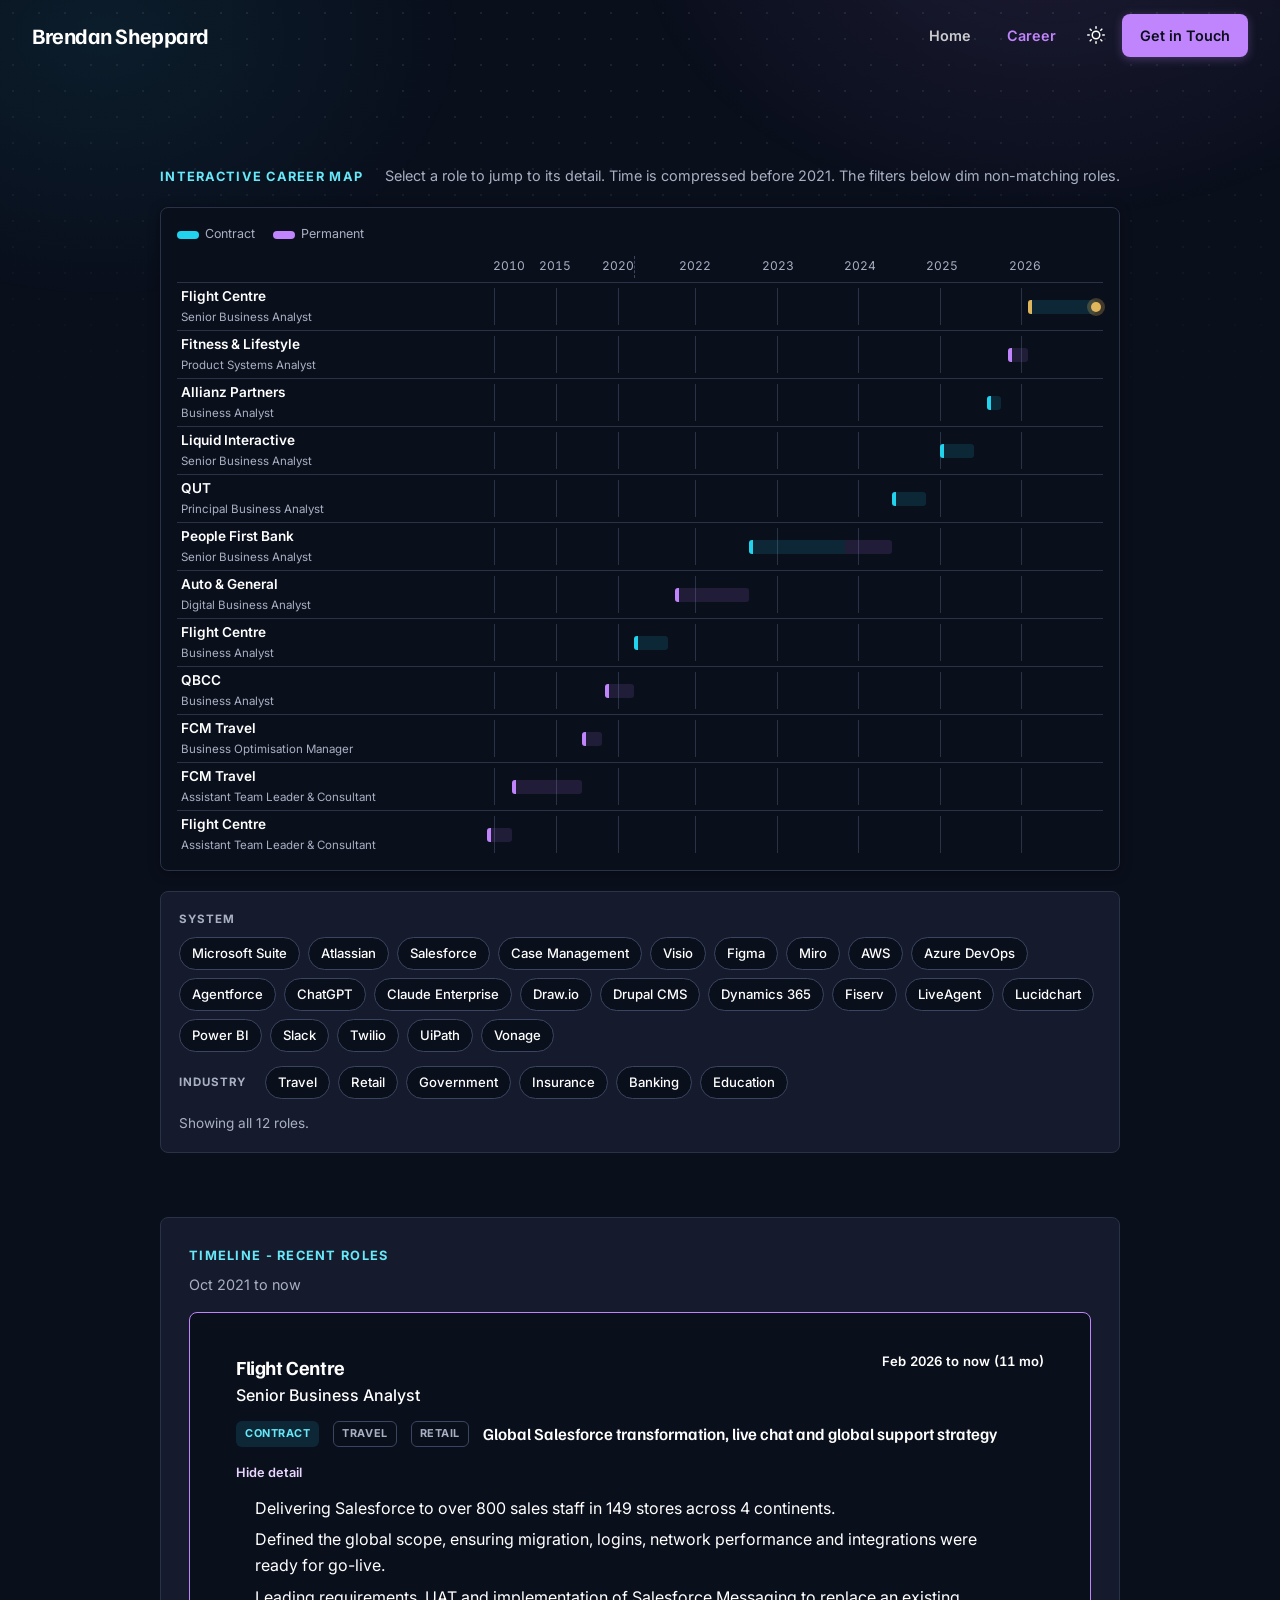
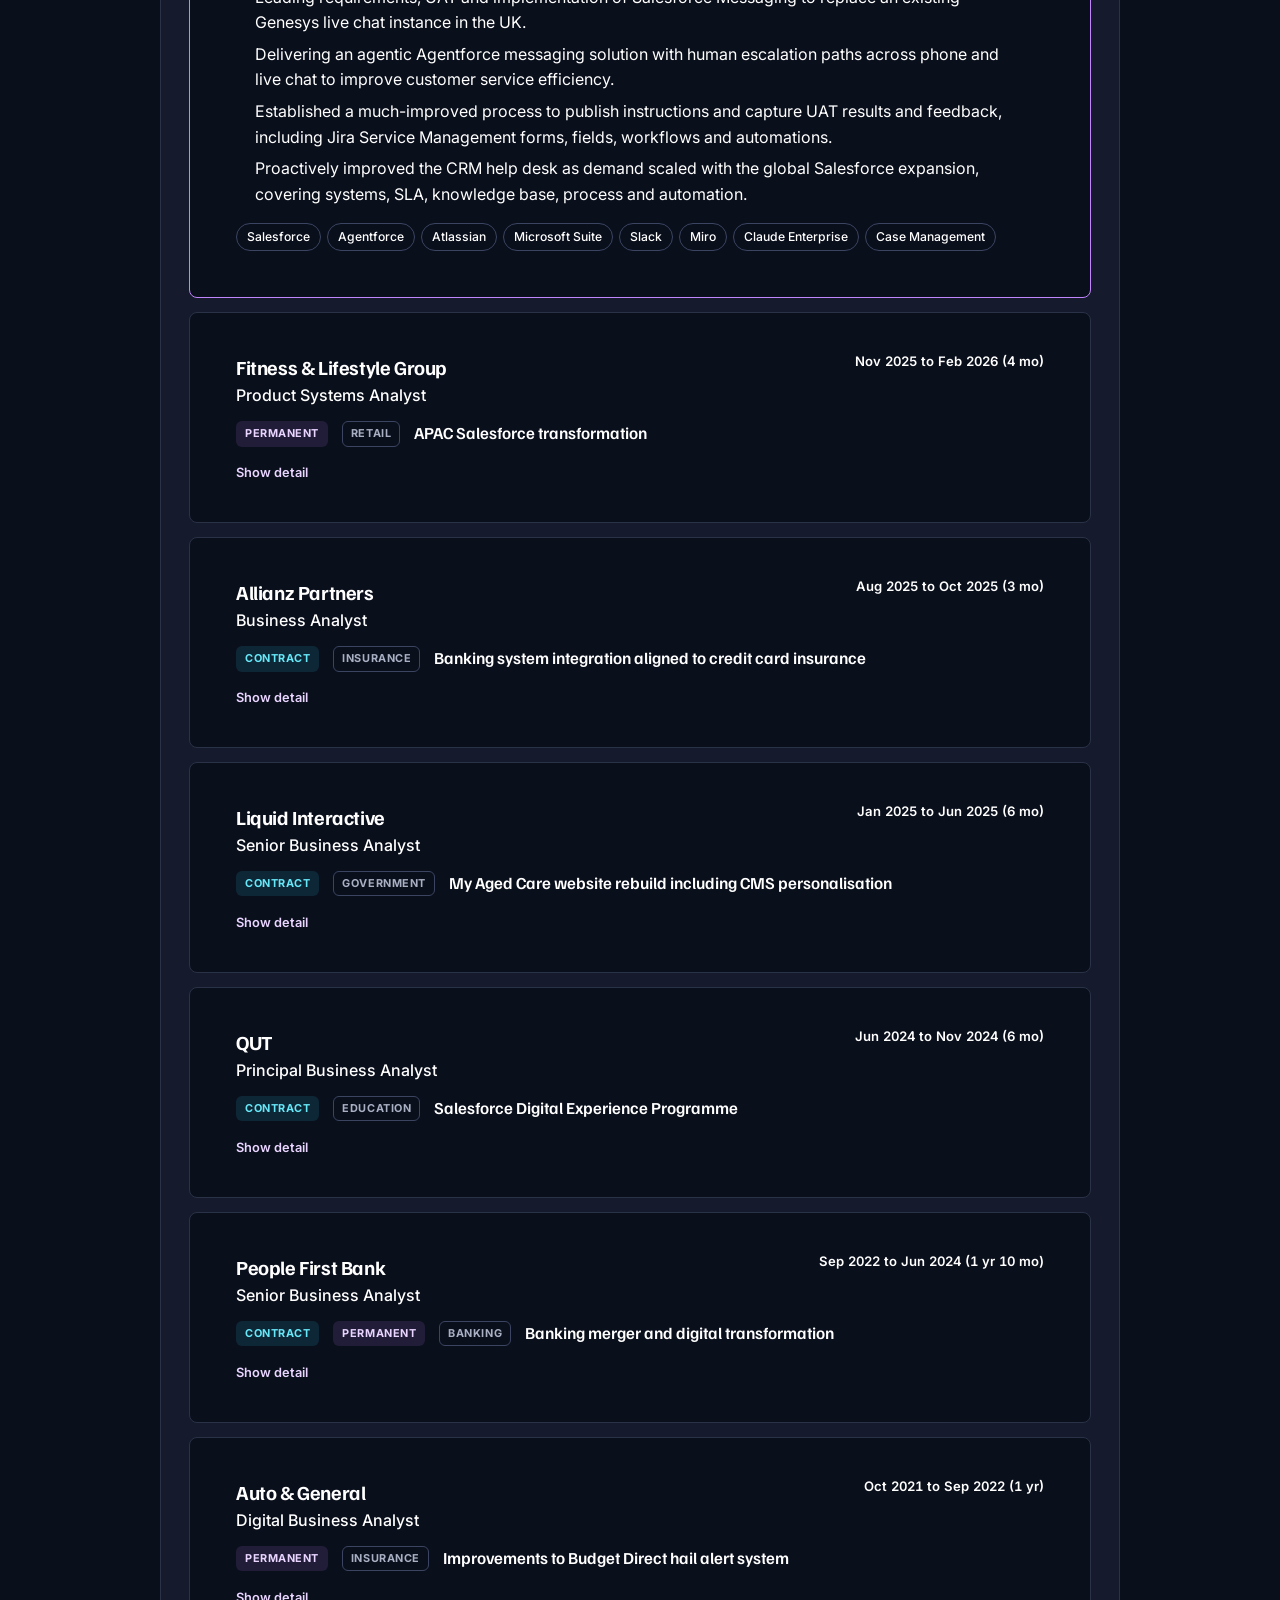
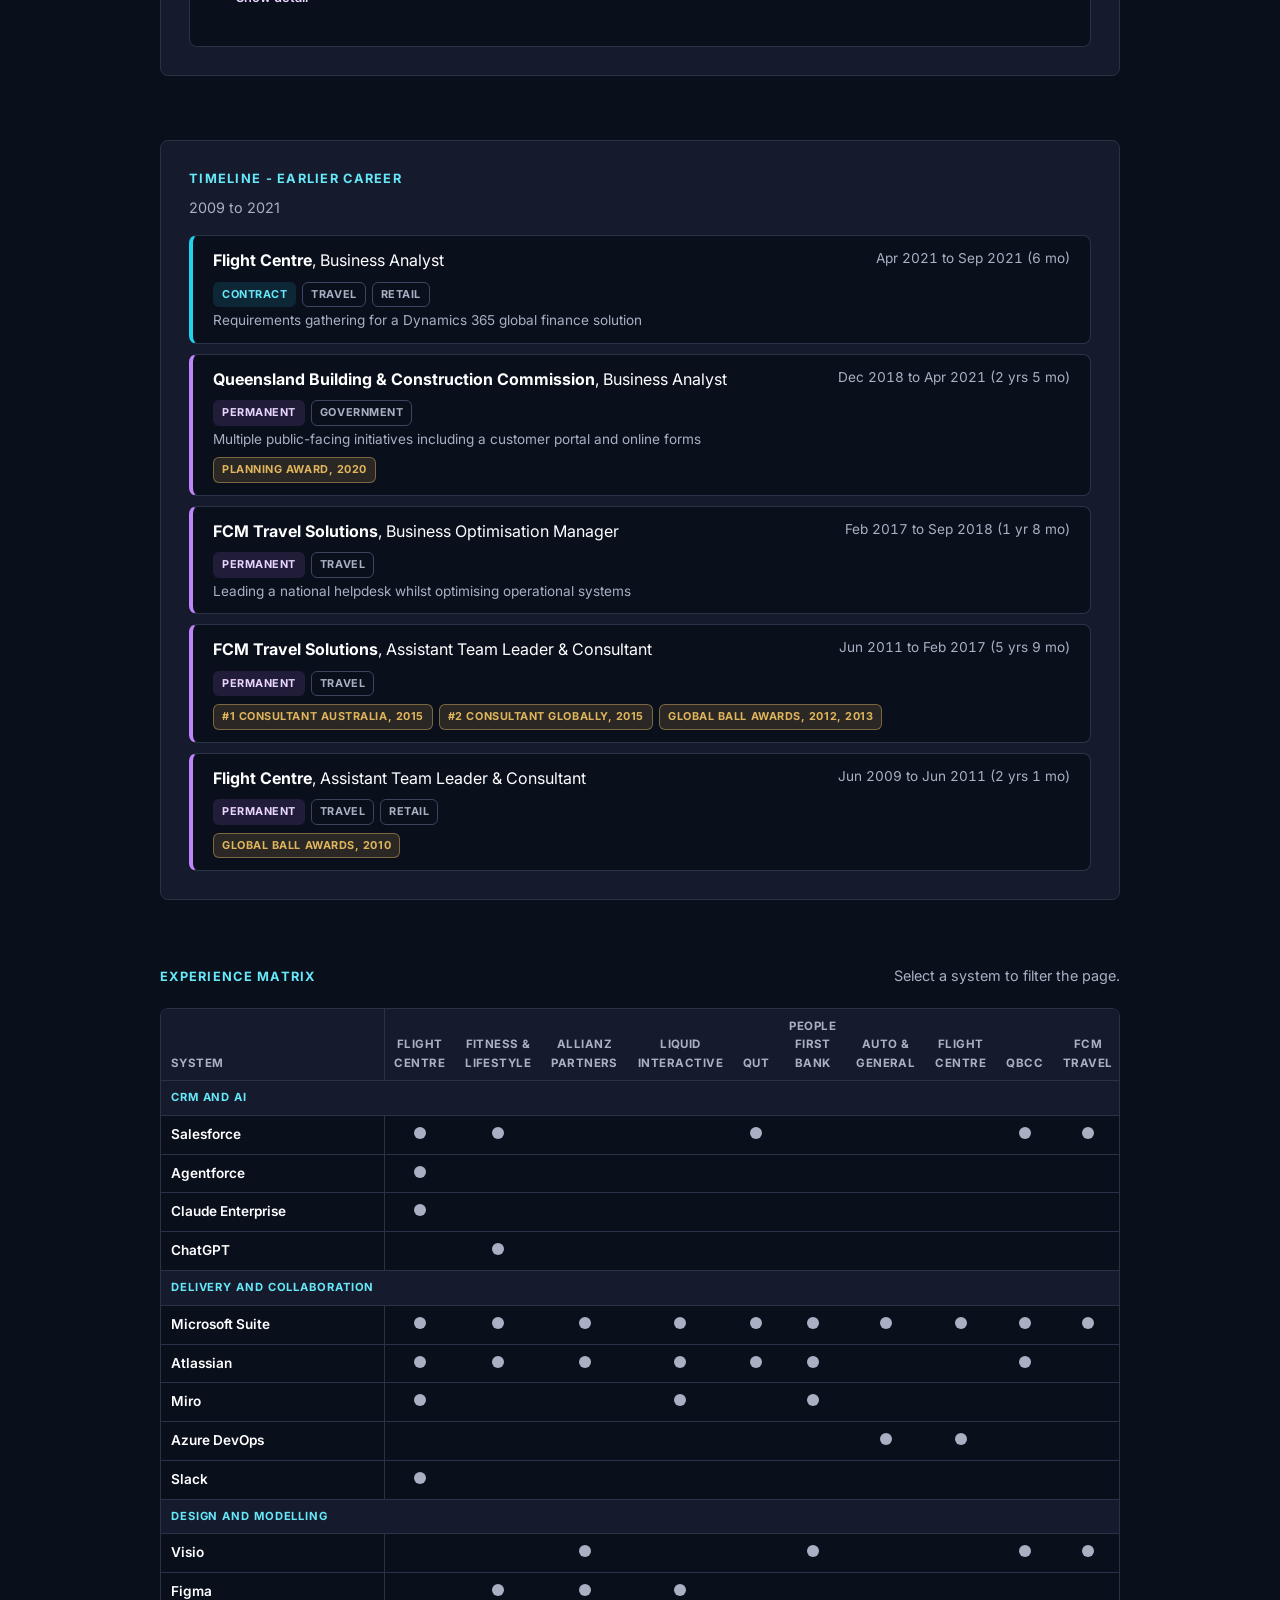
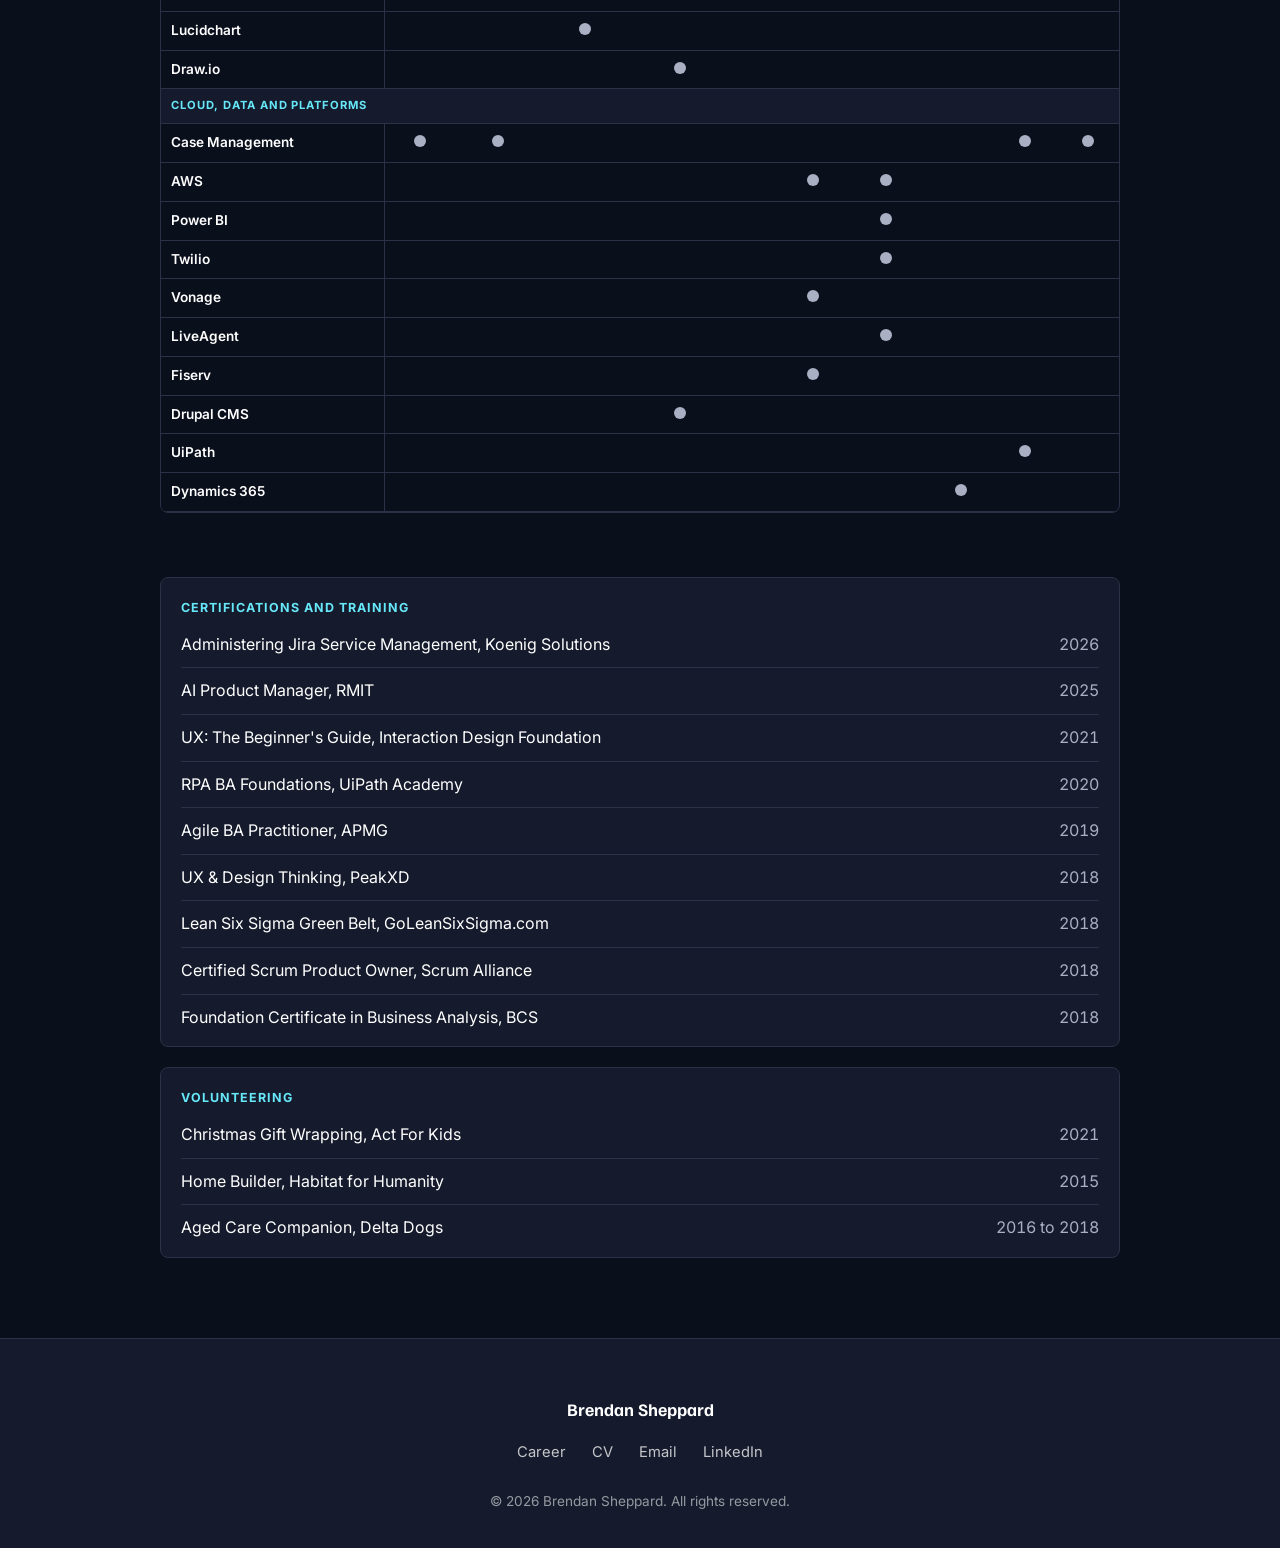
<file: career.html>
<!-- brendansheppard.com, career map (dev only)
     v2.0, 20 Oct 2026: full career map from brendan_sheppard_career_map_v8_20oct26.txt.
     v2.1, 20 Oct 2026: 'Timeline - Recent Roles' / 'Timeline - Earlier Career'
     single headers; card padding reduced; Show/Hide detail gap increased;
     awards on line below role; Global Ball 2010 to 2009-11 role; credentials
     stacked; Experience Matrix header; Microsoft Suite casing.
     v2.2, 20 Oct 2026: matrix extended back to FCM Business Optimisation
     (adds FC 2021, QBCC, FCM BO columns); square join on multi-phase bars
     (People First Bank contract->permanent); new systems Case Management,
     UiPath, Dynamics 365 + role systems data (QBCC, FC 2021, FCM BO, fc26, flg).
     v2.3, 20 Oct 2026: design critique v1 — colour mapping swapped so
     contract = cyan, permanent = purple (was purple contract / cyan perm);
     bars restyled to pale tinted fill + 4px solid left edge; current role
     uses gold edge + gold dot; multi-phase bars seamless; filters dim
     non-matching (30%) instead of purple-highlighting; matrix dots neutral;
     cyan text token fixed to #00707A (AA); sr-only h1 'Career map'.
     v2.4, 20 Oct 2026: role cards critique — headlines navy, type chips
    tinted, gold award tags, earlier roles upgraded to company-first cards
    with type/industry chips + duration + outcome lines, white cards on a
    --surface band, opaque scrolled header.
    v2.5, 20 Oct 2026: earlier cards separated with horizontal gap; type/
    industry pills moved to their own line below role/company; tenure
    inline with dates "Dec 2018 to Apr 2021 (2 yrs 5 mo)"; mobile matrix
    col 1 shrunk, category labels merged across the full band.
    v2.6, 20 Oct 2026: mobile matrix col 1 no longer truncates system
    names (dropped ellipsis cap); category labels stay pinned via the
    sticky th (wrap inside a narrow col on mobile); gold awards moved to
    the bottom of earlier cards, after the outcome line.
    Dev only: not copied to prod until Brendan confirms. -->
<!DOCTYPE html>
<html lang="en-AU">
<head>
<meta charset="UTF-8" />
<meta name="viewport" content="width=device-width, initial-scale=1" />
<title>Brendan Sheppard - Career map</title>
<meta name="description" content="A career map of the roles, systems and industries Brendan Sheppard has worked across." />
<link rel="icon" href="data:image/svg+xml;utf8,<svg xmlns='http://www.w3.org/2000/svg' width='32' height='32'><text x='16' y='23' text-anchor='middle' font-family='sans-serif' font-size='22' font-weight='bold' fill='%23A855F7'>B</text></svg>" media="(prefers-color-scheme: dark)">
<link rel="icon" href="data:image/svg+xml;utf8,<svg xmlns='http://www.w3.org/2000/svg' width='32' height='32'><text x='16' y='23' text-anchor='middle' font-family='sans-serif' font-size='22' font-weight='bold' fill='%237C3AED'>B</text></svg>" media="(prefers-color-scheme: light)">
<link rel="preconnect" href="https://fonts.googleapis.com">
<link rel="preconnect" href="https://fonts.gstatic.com" crossorigin>
<link href="https://fonts.googleapis.com/css2?family=Familjen+Grotesk:wght@500;600;700&family=Inter:wght@400;500;600;700&display=swap" rel="stylesheet">
<script>
  /* Site defaults to dark. Runs synchronously before first paint to avoid
     a flash — only an explicit saved 'light' choice opts out of dark. */
  (function(){
    try{
      var t = localStorage.getItem('theme') || 'dark';
      if(t !== 'light') document.documentElement.setAttribute('data-theme','dark');
    }catch(e){
      document.documentElement.setAttribute('data-theme','dark');
    }
  })();
</script>
<script type="module" crossorigin src="/assets/main-UUm91_j5.js"></script>
<link rel="stylesheet" crossorigin href="/assets/main-f97qquOj.css">
<style>
  /* Career map — extra tokens not covered by the compiled stylesheet */
  :root {
    --muted: #4B5263;
    --border-strong: #C9CCD3;
    --accent-soft: #F3E8FF;
    --cyan-soft: #E0F7FA;
    /* Cyan text contrast fix: compiled #00838f fails WCAG AA on
       --surface (#f5f5f5). #00707A passes both white and surface. */
    --accent-cyan-text: #00707A;
  }
  [data-theme="dark"] {
    --muted: #A9B0C3;
    --border-strong: #3B4562;
    --accent-soft: #2A1F45;
    --cyan-soft: #0F2A33;
    --accent-cyan-text: #67e8f9;
  }

  /* Header nav links — same as home page */
  .header-right .nav-link {
    display: none;
    align-items: center;
    padding: 10px 14px;
    font-size: .9rem;
    font-weight: 600;
    color: var(--fg);
    opacity: .78;
    text-decoration: none;
    border-radius: var(--radius);
    transition: opacity .2s, background .2s;
  }
  @media (width >= 470px) {
    .header-right .nav-link { display: inline-flex; }
  }
  .header-right .nav-link:hover { opacity: 1; background: var(--surface); }
  .header-right .nav-link[aria-current="page"] { opacity: 1; color: var(--accent-text); }
    /* Dark mode: the compiled --accent-text (#e9d5ff) is nearly identical
       to the white inactive links at .78 opacity — use the saturated
       --accent purple instead so the active page is obvious. */
    [data-theme="dark"] .header-right .nav-link[aria-current="page"] { color: var(--accent); }

  /* Mobile drawer nav links */
  .mobile-nav .nav-link {
    display: block;
    padding: 14px 2px;
    font-size: 1rem;
    font-weight: 600;
    color: var(--fg);
    opacity: .85;
    text-decoration: none;
    border-bottom: 1px solid var(--border);
  }
  .mobile-nav .nav-link:hover,
  .mobile-nav .nav-link[aria-current="page"] { opacity: 1; color: var(--accent-text); }
  [data-theme="dark"] .mobile-nav .nav-link[aria-current="page"] { color: var(--accent); }
  .mobile-nav .mobile-nav-links { margin-bottom: 4px; }

  /* Career map layout — content area wrapper */
  .wrap {
    max-width: var(--container-w);
    margin: 0 auto;
    padding: calc(var(--header-h) + clamp(32px, 8vw, 92px)) clamp(20px, 4vw, 40px) 80px;
  }
  .wrap > section:first-of-type { margin-top: 0; }

  /* Section headings */
  section { margin-top: 64px; }
  .sec-head { display: flex; flex-wrap: wrap; align-items: baseline; justify-content: space-between; gap: 6px 20px; margin-bottom: 20px; }
  .sec-head .eyebrow { margin-bottom: 0; }
  .sec-head h2 { margin: 0; font-size: clamp(1.7rem, 3.4vw, 2.2rem); font-weight: 600; }
  .sec-head p { margin: 0 0 0 auto; color: var(--muted); font-size: .9rem; }
  .sec-head.sec-head-stack { flex-direction: column; align-items: flex-start; gap: 6px; }
  .sec-head.sec-head-stack p { margin: 0; }

  /* Career map Gantt */
  .map { background: var(--bg); border: 1px solid var(--border); border-radius: var(--radius); padding: 16px 16px 12px; box-shadow: var(--shadow-card); }
  .legend { display: flex; flex-wrap: wrap; gap: 6px 18px; font-size: .78rem; color: var(--muted); margin-bottom: 12px; }
  .legend i { display: inline-block; width: 22px; height: 8px; border-radius: 4px; margin-right: 6px; vertical-align: middle; }
  .axis, .row { display: grid; grid-template-columns: minmax(118px, 32%) 1fr; column-gap: 12px; }
  .axis { margin-bottom: 4px; }
  .track { position: relative; height: 100%; min-height: 34px; }
  .axis .track { min-height: 22px; }
  .tick { position: absolute; top: 0; transform: translateX(-50%); font-size: .75rem; color: var(--muted); font-variant-numeric: tabular-nums; }
  .tick.first { transform: none; }
  .gridline { position: absolute; top: 0; bottom: 0; width: 1px; background: var(--border); }
  .break { position: absolute; top: 0; bottom: 0; width: 0; border-left: 1px dashed var(--border-strong); }
  .row { width: 100%; text-align: left; background: none; border: 0; border-top: 1px solid var(--border); padding: 5px 4px; cursor: pointer; align-items: center; transition: opacity .2s, background .15s; border-radius: 0; }
  .row:hover { background: var(--surface); box-shadow: inset 0 0 0 1px color-mix(in srgb, var(--fg) 25%, transparent); }
  .row:focus-visible { outline: 2px solid var(--fg); outline-offset: -2px; }
  .row .who { min-width: 0; line-height: 1.25; }
  .row .who b { display: block; font-size: .85rem; font-weight: 600; overflow-wrap: anywhere; }
  .row .who span { font-size: .72rem; color: var(--muted); }
  /* Timeline bar: pale tinted fill + solid 4px left edge in the role
     colour. Contract = cyan, Permanent = purple (see legend). The
     current role ('now') uses the gold edge + gold end dot — gold means
     "now" and is used nowhere else on the timeline. */
  .bar-seg { position: absolute; top: 50%; height: 14px; transform: translateY(-50%); border-radius: 3px; min-width: 9px; background: color-mix(in srgb, var(--accent-cyan) 12%, transparent); border-left: 4px solid var(--accent-cyan); }
  .bar-seg.perm { background: color-mix(in srgb, var(--accent) 12%, transparent); border-left: 4px solid var(--accent); }
  .bar-seg.now { border-left-color: var(--accent-gold); }
  /* Multi-phase roles (e.g. People First Bank contract->permanent and
     any future role with phases) stay seamless — square joining edges,
     no gap, and no extra left edge on the follow-on segment so the bar
     reads as one continuous block that changes colour. */
  .bar-seg:not(:last-child) { border-radius: 3px 0 0 3px; }
  .bar-seg + .bar-seg { border-radius: 0 3px 3px 0; border-left-width: 0; }
  .bar-seg.now::after { content: ""; position: absolute; right: -5px; top: 50%; width: 10px; height: 10px; transform: translateY(-50%); border-radius: 50%; background: var(--accent-gold); box-shadow: 0 0 0 4px color-mix(in srgb, var(--accent-gold) 25%, transparent); }
  .row.dim { opacity: .3; }
  .mapstatus { margin-left: auto; color: var(--accent-text); font-weight: 600; }
  .mapstatus:empty { display: none; }

  /* Filters */
  .filters { margin-top: 20px; padding: 18px; background: var(--surface); border: 1px solid var(--border); border-radius: var(--radius); display: grid; gap: 14px; }
  .filter-row { display: flex; flex-wrap: wrap; gap: 8px; align-items: center; }
  .filter-label { font-size: .72rem; font-weight: 700; letter-spacing: .08em; text-transform: uppercase; color: var(--muted); min-width: 78px; }
  .chip { background: var(--bg); border: 1px solid var(--border-strong); border-radius: 999px; padding: 5px 12px; font-size: .82rem; font-weight: 500; cursor: pointer; transition: border-color .15s, background .15s; }
  .chip:hover { border-color: var(--accent); }
  .chip[aria-pressed="true"] { background: var(--cta-bg); border-color: var(--cta-bg); color: var(--cta-fg); }
  .clear { margin-left: auto; background: none; border: 0; color: var(--accent-text); font-weight: 600; font-size: .85rem; cursor: pointer; text-decoration: underline; text-underline-offset: 3px; }
  .status { font-size: .85rem; color: var(--muted); min-height: 1.4em; }

  /* Recent roles — expandable cards */
  .cards { display: grid; gap: 14px; }
  details.card { background: var(--bg); border: 1px solid var(--border); border-radius: var(--radius); transition: opacity .2s, border-color .2s; scroll-margin-top: 16px; }
  details.card[open] { border-color: var(--accent); }
  details.card summary { list-style: none; cursor: pointer; padding: 12px 20px; display: grid; grid-template-columns: 1fr auto; gap: 4px 16px; align-items: start; }
  details.card summary::-webkit-details-marker { display: none; }
  .card h3 { font-family: var(--font-display); letter-spacing: -.02em; margin: 0; font-size: 1.25rem; font-weight: 700; }
  .card .role { font-weight: 500; }
  .card .when { text-align: right; font-size: .82rem; color: var(--muted); font-variant-numeric: tabular-nums; white-space: nowrap; }
  .card .when b { display: block; color: var(--fg); font-weight: 600; }
  .card .hl { grid-column: 1 / -1; margin-top: 8px; display: flex; flex-wrap: wrap; gap: 6px 14px; align-items: center; }
  .hl strong { color: var(--fg); font-family: var(--font-display); font-size: 1.05rem; font-weight: 600; }
  .tag { font-size: .68rem; font-weight: 700; letter-spacing: .05em; text-transform: uppercase; border-radius: 6px; padding: 3px 8px; border: 1px solid var(--border-strong); color: var(--muted); background: var(--bg); }
  .tag.contract { color: var(--accent-cyan-text); border-color: transparent; background: color-mix(in srgb, var(--accent-cyan) 12%, transparent); }
  .tag.perm { color: var(--accent-text); border-color: transparent; background: color-mix(in srgb, var(--accent) 12%, transparent); }
  .toggle { grid-column: 1 / -1; font-size: .8rem; color: var(--accent-text); font-weight: 600; margin-top: 12px; }
  details.card[open] .toggle::before { content: "Hide detail"; }
  details.card:not([open]) .toggle::before { content: "Show detail"; }
  details.card { scroll-margin-top: calc(var(--header-h) + 16px); }
  .body { padding: 0 20px 20px; }
  .body ul { margin: 0 0 16px; padding-left: 1.2rem; }
  .body li { margin-bottom: 6px; max-width: 75ch; }
  .sys { display: flex; flex-wrap: wrap; gap: 6px; }
  .sys .chip { font-size: .76rem; padding: 3px 10px; }

  /* Earlier career — same card language as recent roles */
  .earlier { display: grid; gap: 10px; }
  .earlier div { display: grid; grid-template-columns: 1fr auto; gap: 4px 16px; padding: 12px 20px; background: var(--bg); border: 1px solid var(--border); border-left-width: 4px; border-radius: var(--radius); transition: opacity .2s, border-color .2s; }
  .earlier div.p { border-left-color: var(--accent); }
  .earlier div.c { border-left-color: var(--accent-cyan); }
  .earlier .date { color: var(--muted); font-size: .85rem; font-variant-numeric: tabular-nums; text-align: right; white-space: nowrap; }
  .earlier .note { grid-column: 1 / -1; display: flex; flex-wrap: wrap; gap: 6px; margin-top: 4px; }
  /* Awards are the gold moment — tinted gold fill, readable gold text.
     #c9a24b as text fails contrast, so light theme uses dark #7a5c14. */
  .earlier .tag.gold { color: #7a5c14; background: color-mix(in srgb, var(--accent-gold) 15%, transparent); border-color: color-mix(in srgb, var(--accent-gold) 45%, transparent); }
  [data-theme="dark"] .earlier .tag.gold { color: var(--accent-gold); }
  .earlier div > span:first-child { min-width: 0; }
  .earlier .ov { grid-column: 1 / -1; color: var(--muted); font-size: .85rem; line-height: 1.45; }

  /* Systems matrix */
  .scroll { overflow-x: auto; border: 1px solid var(--border); border-radius: var(--radius); overscroll-behavior-x: contain; -webkit-overflow-scrolling: touch; }
  .mhint { display: none; }
  table { border-collapse: separate; border-spacing: 0; width: 100%; min-width: 720px; font-size: .85rem; }
  th, td { padding: 8px 10px; text-align: center; border-bottom: 1px solid var(--border); }
  thead th { font-size: .72rem; letter-spacing: .04em; text-transform: uppercase; color: var(--muted); font-weight: 700; vertical-align: bottom; background: var(--surface); }
  th.sysname, td.sysname { text-align: left; position: sticky; left: 0; background: var(--bg); white-space: nowrap; box-shadow: 1px 0 0 var(--border); }
  thead th.sysname { background: var(--surface); }
  tr.cat th { position: sticky; left: 0; z-index: 1; text-align: left; background: var(--surface); font-size: .7rem; letter-spacing: .08em; text-transform: uppercase; color: var(--accent-cyan-text); white-space: nowrap; }
  tr.cat td { background: var(--surface); }
  td button { background: none; border: 0; padding: 0; cursor: pointer; font-weight: 600; text-align: left; }
  td button:hover { color: var(--accent-text); }
  .dot { display: inline-block; width: 12px; height: 12px; border-radius: 50%; background: var(--muted); }
  .cnt { color: var(--muted); font-variant-numeric: tabular-nums; }
  tr.dimrow { opacity: .28; }
  td.colmatch, th.colmatch { box-shadow: inset 0 -2px 0 var(--accent); }

  /* Credentials */
  .two { display: grid; grid-template-columns: 1fr; gap: 20px; }
  .list { background: var(--surface); border: 1px solid var(--border); border-radius: var(--radius); padding: 6px 20px; }
  .list h3 { font-family: var(--font-body); font-size: .78rem; font-weight: 700; letter-spacing: .08em; text-transform: uppercase; color: var(--accent-cyan-text); margin: 0; padding-top: 14px; }
  .list div { display: flex; justify-content: space-between; gap: 14px; min-width: 0; padding: 10px 0; border-top: 1px solid var(--border); }
  .list h3 + div { border-top: 0; margin-top: 4px; }
  .list span:last-child { color: var(--muted); white-space: nowrap; font-variant-numeric: tabular-nums; }

  /* Footer note inside career page */

  /* Band sections — white cards on a --surface band */
  section.band { background: var(--surface); border: 1px solid var(--border); border-radius: var(--radius); margin-top: 64px; padding: clamp(16px, 3vw, 28px); }
  section.band .sec-head { margin-bottom: 16px; }
  section.band .sec-head p { margin-left: 0; }

  /* Responsive overrides */
  @media (max-width: 640px) {
    .wrap { padding-bottom: 56px; }
    section { margin-top: 48px; }
    .sec-head { flex-direction: column; }
    .sec-head p { margin-top: 4px; }
    .filter-label { min-width: 100%; }
    .chip { padding: 8px 12px; min-height: 36px; }
    .sys .chip { padding: 6px 10px; min-height: 32px; }
    .map { padding: 12px; }
    .axis { grid-template-columns: 1fr; }
    .axis > div:first-child { display: none; }
    .row { grid-template-columns: minmax(0, 1fr); row-gap: 2px; padding: 9px 2px 7px; }
    .row .who { display: flex; flex-wrap: wrap; align-items: baseline; gap: 0 8px; }
    .row .who b { display: inline; font-size: .9rem; }
    .row .who span { display: inline; font-size: .78rem; }
    .track { min-height: 22px; }
    .tick.minor, .gridline.minor { display: none; }
    details.card summary { grid-template-columns: 1fr; padding: 12px 16px; }
    .card .when { text-align: left; white-space: normal; }
    .body { padding: 0 16px 16px; }
    .earlier div { grid-template-columns: 1fr; padding: 12px 16px; }
    .earlier .date { text-align: left; white-space: normal; }
    /* Mobile matrix: the first column stays sized to the system names
       (no ellipsis — text must never be cut). Category labels keep the
       sticky th so they stay pinned and visible while the table scrolls
       horizontally; they wrap inside a narrow col instead of inflating it. */
    tr.cat th { white-space: normal; max-width: 108px; line-height: 1.25; }
    th.sysname, td.sysname { padding: 8px 5px; }
    .list { padding: 6px 16px; }
    .list div { flex-direction: column; gap: 2px; }
    .mhint { display: inline; }
  }
  @media (prefers-reduced-motion: reduce) { * { transition: none !important; } }
  /* Keep theme toggle visible on mobile — compiled stylesheet hides .theme-btn below 600px */
  #theme-toggle-desktop { display: grid; }
  /* Frosted-glass scrolled header — 85% opaque (vs compiled 72%) with
       heavier 24px blur so the frosted effect is visible through the
       slight transparency without letting content read through clearly. */
  .header.scrolled { background: color-mix(in srgb, var(--bg) 85%, transparent); -webkit-backdrop-filter: blur(24px); backdrop-filter: blur(24px); }
</style>
</head>
<body>
  <div class="bg-bloom" aria-hidden="true"></div>
  <div class="bg-grid" aria-hidden="true"></div>

  <header class="header" id="header">
    <div class="header-left">
      <a href="/index.html" class="site-logo" aria-label="Brendan Sheppard — home">Brendan Sheppard</a>
    </div>
    <div class="header-right">
      <a href="/index.html" class="nav-link">Home</a>
      <a href="/career.html" class="nav-link" aria-current="page">Career</a>
      <button class="theme-btn" id="theme-toggle-desktop" title="Toggle theme" aria-label="Toggle light or dark theme">
        <svg class="theme-icon" id="theme-icon-desktop" viewBox="0 0 24 24"></svg>
      </button>
      <button type="button" class="btn btn-primary cta-trigger" id="contact-trigger-desktop" aria-haspopup="dialog">Get in Touch</button>
      <button type="button" class="hamburger-btn" id="hamburger-btn" aria-label="Open menu" aria-expanded="false" aria-controls="mobile-nav">
        <span class="hamburger-bar"></span><span class="hamburger-bar"></span><span class="hamburger-bar"></span>
      </button>
    </div>
  </header>

  <nav class="mobile-nav" id="mobile-nav" aria-label="Menu" hidden>
    <button type="button" class="mobile-nav-close" id="mobile-nav-close" aria-label="Close menu">
      <svg width="20" height="20" viewBox="0 0 24 24" fill="none" stroke="currentColor" stroke-width="2" stroke-linecap="round"><line x1="18" y1="6" x2="6" y2="18"/><line x1="6" y1="6" x2="18" y2="18"/></svg>
    </button>
    <div class="mobile-nav-links">
      <a href="/index.html" class="nav-link">Home</a>
      <a href="/career.html" class="nav-link" aria-current="page">Career</a>
    </div>
    <div class="mobile-nav-utility mobile-nav-theme-row">
      <button class="theme-btn" id="theme-toggle-mobile" title="Toggle theme" aria-label="Toggle light or dark theme">
        <svg class="theme-icon" id="theme-icon-mobile" viewBox="0 0 24 24"></svg>
      </button>
    </div>
    <button type="button" class="btn btn-primary mobile-nav-contact" id="contact-trigger-mobile">Get in Touch</button>
  </nav>
  <div class="mobile-nav-backdrop" id="mobile-nav-backdrop" hidden></div>

  <div class="contact-backdrop" id="contact-backdrop" hidden></div>
  <aside class="contact-drawer" id="contact-drawer" role="dialog" aria-modal="true" aria-labelledby="contact-drawer-title" hidden>
    <button type="button" class="contact-drawer-close" id="contact-drawer-close" aria-label="Close">
      <svg width="20" height="20" viewBox="0 0 24 24" fill="none" stroke="currentColor" stroke-width="2" stroke-linecap="round"><line x1="18" y1="6" x2="6" y2="18"/><line x1="6" y1="6" x2="18" y2="18"/></svg>
    </button>
    <div class="contact-drawer-body">
      <h2 id="contact-drawer-title" class="contact-item" style="animation-delay:.05s">Get in Touch</h2>
      <p class="drawer-lead contact-item" style="animation-delay:.1s">The quickest ways to reach me directly.</p>
      <div class="contact-block contact-item" style="animation-delay:.16s">
        <span class="contact-label">Email</span>
        <div class="contact-email-row">
          <a href="mailto:" class="contact-email" id="contact-email-link"></a>
          <button type="button" class="contact-copy" id="contact-copy-btn" data-copy="" aria-label="Copy email address">
            <svg width="20" height="20" viewBox="0 0 24 24" fill="none" stroke="currentColor" stroke-width="2" stroke-linecap="round" stroke-linejoin="round"><rect x="9" y="9" width="13" height="13" rx="2"/><path d="M5 15H4a2 2 0 0 1-2-2V4a2 2 0 0 1 2-2h9a2 2 0 0 1 2 2v1"/></svg>
            <svg class="icon-check" width="20" height="20" viewBox="0 0 24 24" fill="none" stroke="currentColor" stroke-width="2" stroke-linecap="round" stroke-linejoin="round" style="display:none"><polyline points="20 6 9 17 4 12"/></svg>
          </button>
        </div>
      </div>
      <div class="contact-block contact-item" style="animation-delay:.22s">
        <span class="contact-label">LinkedIn</span>
        <div class="contact-email-row">
          <a href="https://www.linkedin.com/in/brendansheppard" target="_blank" rel="noopener noreferrer" class="contact-copy" aria-label="Open LinkedIn profile">
            <svg width="20" height="20" viewBox="0 0 24 24" fill="none" stroke="currentColor" stroke-width="2" stroke-linecap="round" stroke-linejoin="round"><path d="M18 13v6a2 2 0 0 1-2 2H5a2 2 0 0 1-2-2V8a2 2 0 0 1 2-2h6"/><polyline points="15 3 21 3 21 9"/><line x1="10" y1="14" x2="21" y2="3"/></svg>
          </a>
        </div>
      </div>
    </div>
  </aside>

  <main>
    <div class="wrap">
      <h1 class="sr" style="position:absolute;width:1px;height:1px;margin:-1px;padding:0;overflow:hidden;clip:rect(0 0 0 0);white-space:nowrap;border:0">Career map</h1>

      <section>
        <div class="sec-head"><span class="eyebrow">Interactive career map</span><p>Select a role to jump to its detail. Time is compressed before 2021. The filters below dim non-matching roles.</p></div>
        <div class="map">
          <div class="legend"><span><i style="background:var(--accent-cyan)"></i>Contract</span><span><i style="background:var(--accent)"></i>Permanent</span><span id="mapStatus" class="mapstatus" aria-live="polite"></span></div>
          <div id="map"></div>
        </div>
      </section>

      <div class="filters" role="group" aria-label="Filters">
        <div class="filter-row"><span class="filter-label">System</span><span id="sysChips" class="filter-row"></span></div>
        <div class="filter-row"><span class="filter-label">Industry</span><span id="indChips" class="filter-row"></span><button class="clear" id="clear" type="button" hidden>Clear filters</button></div>
        <div class="status" id="status" aria-live="polite"></div>
      </div>

      <section class="band">
        <div class="sec-head sec-head-stack"><span class="eyebrow">Timeline - Recent Roles</span><p>Oct 2021 to now</p></div>
        <div class="cards" id="cards"></div>
      </section>

      <section class="band">
        <div class="sec-head sec-head-stack"><span class="eyebrow">Timeline - Earlier Career</span><p>2009 to 2021</p></div>
        <div class="earlier" id="earlier"></div>
      </section>

      <section>
        <div class="sec-head"><span class="eyebrow">Experience Matrix</span><p>Select a system to filter the page.<span class="mhint"> Swipe sideways to see every role.</span></p></div>
        <div class="scroll"><table id="matrix"></table></div>
      </section>

      <section>
        <div class="two">
          <div class="list" id="certs"></div>
          <div class="list" id="awards"></div>
        </div>
      </section>

    </div>
  </main>

  <footer>
    <p class="footer-brand">Brendan Sheppard</p>
    <div class="footer-links">
      <a href="/career.html">Career</a>
      <a href="/cv/">CV</a>
      <span class="footer-email-wrap">
        <a href="mailto:" id="footer-email-link" data-copy="">Email</a>
        <span class="footer-email-tooltip" id="footer-email-tooltip" role="status"></span>
      </span>
      <a href="https://www.linkedin.com/in/brendansheppard" target="_blank" rel="noopener noreferrer">LinkedIn</a>
    </div>
    <p class="copyright">&copy; 2026 Brendan Sheppard. All rights reserved.</p>
  </footer>

  <script>
    (function() {
      var parts = ['hello', String.fromCharCode(64), 'brendan', '.', 'pro'];
      var email = parts.join('');
      var drawerLink = document.getElementById('contact-email-link');
      if (drawerLink) {
        drawerLink.textContent = 'Click to reveal';
        drawerLink.href = '#';
        drawerLink.style.cursor = 'pointer';
        drawerLink.addEventListener('click', function(e) {
          e.preventDefault();
          this.textContent = email;
          this.href = 'mailto:' + email;
          var btn = document.getElementById('contact-copy-btn');
          if (btn) btn.setAttribute('data-copy', email);
        });
      }
      var footerLink = document.getElementById('footer-email-link');
      if (footerLink) {
        footerLink.href = 'mailto:' + email;
        footerLink.setAttribute('data-copy', email);
      }
      var tooltip = document.getElementById('footer-email-tooltip');
      if (tooltip) tooltip.textContent = 'Copied ' + email;
    })();
  </script>

  <script>
    (function () {
      var ROLES = [
        { id: "fc26", org: "Flight Centre", short: "Flight Centre", title: "Senior Business Analyst", type: "Contract", start: "2026-02", end: null, place: "Brisbane", industry: ["Travel", "Retail"],
          hl: ["Global Salesforce transformation, live chat and global support strategy"],
          systems: ["Salesforce", "Agentforce", "Atlassian", "Microsoft Suite", "Slack", "Miro", "Claude Enterprise", "Case Management"],
          bullets: [
            "Delivering Salesforce to over 800 sales staff in 149 stores across 4 continents.",
            "Defined the global scope, ensuring migration, logins, network performance and integrations were ready for go-live.",
            "Leading requirements, UAT and implementation of Salesforce Messaging to replace an existing Genesys live chat instance in the UK.",
            "Delivering an agentic Agentforce messaging solution with human escalation paths across phone and live chat to improve customer service efficiency.",
            "Established a much-improved process to publish instructions and capture UAT results and feedback, including Jira Service Management forms, fields, workflows and automations.",
            "Proactively improved the CRM help desk as demand scaled with the global Salesforce expansion, covering systems, SLA, knowledge base, process and automation."
          ] },
        { id: "flg", org: "Fitness & Lifestyle Group", short: "Fitness & Lifestyle", title: "Product Systems Analyst", type: "Permanent", start: "2025-11", end: "2026-02", place: "Brisbane", industry: "Retail",
          hl: ["APAC Salesforce transformation"],
          systems: ["Salesforce", "Atlassian", "Microsoft Suite", "Figma", "ChatGPT", "Case Management"],
          bullets: [
            "Supported planning, implementation and support for a large Salesforce transformation programme across the Asia Pacific region.",
            "Collaborated with in-house and offshore teams to run Agile sprints and maintain a backlog of bugs.",
            "Managed training and support for pilot teams, prioritising scalable initiatives and developing training material.",
            "Built custom Jira processes and automation for both agile delivery and service desk support.",
            "Worked with vendors and technical resources to define requirements for SMS messaging within New Zealand."
          ] },
        { id: "alz", org: "Allianz Partners", short: "Allianz Partners", title: "Business Analyst", type: "Contract", start: "2025-08", end: "2025-10", place: "Brisbane", industry: "Insurance",
          hl: ["Banking system integration aligned to credit card insurance"],
          systems: ["Microsoft Suite", "Atlassian", "Visio", "Lucidchart", "Figma"],
          bullets: [
            "Worked on integration between a major bank and Allianz Assistance for complimentary insurance.",
            "Conducted BPMN process mapping aligned with RG271 and GICOP legislation.",
            "Ensured reporting capabilities for SLA monitoring.",
            "Mapped user journeys, identifying and resolving user friction and design ambiguity."
          ] },
        { id: "liq", org: "Liquid Interactive", short: "Liquid Interactive", title: "Senior Business Analyst", type: "Contract", start: "2025-01", end: "2025-06", place: "Brisbane", industry: "Government",
          hl: ["My Aged Care website rebuild including CMS personalisation"],
          systems: ["Microsoft Suite", "Atlassian", "Miro", "Draw.io", "Figma", "Drupal CMS"],
          bullets: [
            "Led analysis, development and testing for improved user journeys across multiple work packages for the new My Aged Care government reforms.",
            "Designed and delivered a site-wide personalisation solution built within a CMS, greatly improving the user experience across multiple sessions."
          ] },
        { id: "qut", org: "QUT", short: "QUT", title: "Principal Business Analyst", type: "Contract", start: "2024-06", end: "2024-11", place: "Brisbane", industry: "Education",
          hl: ["Salesforce Digital Experience Programme"],
          systems: ["Salesforce", "Microsoft Suite", "Atlassian"],
          bullets: [
            "Worked on the Digital Experience Programme to centralise university communications.",
            "Completed analysis on call centre reporting requirements.",
            "Assisted in finalising telephony requirements.",
            "Conducted discovery for the marketing communications transfer."
          ] },
        { id: "pfb", org: "People First Bank", short: "People First Bank", title: "Senior Business Analyst", type: "Permanent", phases: [{ type: "Contract", start: "2022-09", end: "2023-11" }, { type: "Permanent", start: "2023-11", end: "2024-06" }], start: "2022-09", end: "2024-06", place: "Brisbane", industry: "Banking",
          hl: ["Banking merger and digital transformation"],
          systems: ["Microsoft Suite", "Atlassian", "Fiserv", "Miro", "Vonage", "AWS", "Visio"],
          bullets: [
            "Worked with architects and SMEs on application analysis and requirements across digital banking, compliance, telephony and teller systems.",
            "Delivered a business case and vendor and service recommendations for a telephony solution.",
            "Maintained risk, legal and change management vigilance.",
            "Delivered operational improvements, saving over $50,000 through RPA, and proposed an automation projected to save at least $30,000 per annum.",
            "Introduced improved ways of working in Jira to reduce risk and give better task oversight."
          ] },
        { id: "ag", org: "Auto & General", short: "Auto & General", title: "Digital Business Analyst", type: "Permanent", start: "2021-10", end: "2022-09", place: "Brisbane", industry: "Insurance",
          hl: ["Improvements to Budget Direct hail alert system"],
          systems: ["Microsoft Suite", "Azure DevOps", "Power BI", "AWS", "Twilio", "LiveAgent"],
          bullets: [
            "Led analysis to improve customer experience and reduce costs by deflecting calls to LiveAgent chat and knowledge base self-service during the March 2022 storm events.",
            "Led the hail alert system overhaul with AWS cloud architecture and Twilio integration, improving bulk SMS delivery, and created the product backlog for future enhancements."
          ] }
      ];
      var EARLIER = [
        { id: "fc21", org: "Flight Centre", short: "Flight Centre", title: "Business Analyst", type: "Contract", start: "2021-04", end: "2021-09", industry: ["Travel", "Retail"], systems: ["Dynamics 365", "Azure DevOps", "Microsoft Suite"], ov: "Requirements gathering for a Dynamics 365 global finance solution" },
        { id: "qbcc", org: "Queensland Building & Construction Commission", short: "QBCC", title: "Business Analyst", type: "Permanent", start: "2018-12", end: "2021-04", industry: "Government", systems: ["Atlassian", "Microsoft Suite", "Salesforce", "Visio", "UiPath", "Case Management"], note: "Planning Award, 2020", ov: "Multiple public-facing initiatives including a customer portal and online forms" },
        { id: "fcmbo", org: "FCM Travel Solutions", short: "FCM Travel", title: "Business Optimisation Manager", type: "Permanent", start: "2017-02", end: "2018-09", industry: "Travel", systems: ["Microsoft Suite", "Salesforce", "Case Management", "Visio"], ov: "Leading a national helpdesk whilst optimising operational systems" },
        { id: "fcmtl", org: "FCM Travel Solutions", short: "FCM Travel", title: "Assistant Team Leader & Consultant", type: "Permanent", start: "2011-06", end: "2017-02", industry: "Travel", note: ["#1 Consultant Australia, 2015", "#2 Consultant Globally, 2015", "Global Ball Awards, 2012, 2013"] },
        { id: "fc09", org: "Flight Centre", short: "Flight Centre", title: "Assistant Team Leader & Consultant", type: "Permanent", start: "2009-06", end: "2011-06", industry: ["Travel", "Retail"], note: "Global Ball Awards, 2010" }
      ];
      var CATS = [
        { name: "CRM and AI", items: ["Salesforce", "Agentforce", "Claude Enterprise", "ChatGPT"] },
        { name: "Delivery and collaboration", items: ["Atlassian", "Microsoft Suite", "Azure DevOps", "Slack", "Miro"] },
        { name: "Design and modelling", items: ["Figma", "Visio", "Lucidchart", "Draw.io"] },
        { name: "Cloud, data and platforms", items: ["AWS", "Power BI", "Twilio", "Vonage", "LiveAgent", "Fiserv", "Drupal CMS", "Case Management", "UiPath", "Dynamics 365"] }
      ];
      var CERTS = [["Administering Jira Service Management, Koenig Solutions", "2026"], ["AI Product Manager, RMIT", "2025"], ["UX: The Beginner's Guide, Interaction Design Foundation", "2021"], ["RPA BA Foundations, UiPath Academy", "2020"], ["Agile BA Practitioner, APMG", "2019"], ["UX & Design Thinking, PeakXD", "2018"], ["Lean Six Sigma Green Belt, GoLeanSixSigma.com", "2018"], ["Certified Scrum Product Owner, Scrum Alliance", "2018"], ["Foundation Certificate in Business Analysis, BCS", "2018"]];
      var VOL = [["Christmas Gift Wrapping, Act For Kids", "2021"], ["Home Builder, Habitat for Humanity", "2015"], ["Aged Care Companion, Delta Dogs", "2016 to 2018"]];

      var MON = ["Jan", "Feb", "Mar", "Apr", "May", "Jun", "Jul", "Aug", "Sep", "Oct", "Nov", "Dec"];
      var NOW = new Date();
      var NOWT = NOW.getFullYear() + NOW.getMonth() / 12;
      function parse(s) { var p = s.split("-"); return { y: +p[0], m: +p[1] - 1 }; }
      function tval(s) { if (!s) return NOWT; var d = parse(s); return d.y + d.m / 12; }
      function fmt(s) { if (!s) return "now"; var d = parse(s); return MON[d.m] + " " + d.y; }
      function dur(a, b) {
        var A = parse(a), B = b ? parse(b) : { y: NOW.getFullYear(), m: NOW.getMonth() };
        var m = (B.y - A.y) * 12 + (B.m - A.m) + 1, y = Math.floor(m / 12), r = m % 12, out = [];
        if (y) out.push(y + (y === 1 ? " yr" : " yrs"));
        if (r) out.push(r + " mo");
        return out.join(" ");
      }
      function esc(s) { return String(s).replace(/[&<>"]/g, function (c) { return { "&": "&amp;", "<": "&lt;", ">": "&gt;", '"': "&quot;" }[c]; }); }
      function $(id) { return document.getElementById(id); }
      function phasesOf(r) { return r.phases || [{ type: r.type, start: r.start, end: r.end }]; }
      function inds(r) { return Array.isArray(r.industry) ? r.industry : [r.industry]; }

      var ALL = ROLES.concat(EARLIER);
      var MATRIX = ROLES.concat(EARLIER.filter(function (r) { return r.id === "fc21" || r.id === "qbcc" || r.id === "fcmbo"; }));
      var sysSet = {}, indSet = {};
      MATRIX.forEach(function (r) { r.systems.forEach(function (s) { sysSet[s] = (sysSet[s] || 0) + 1; }); });
      ALL.forEach(function (r) { inds(r).forEach(function (i) { indSet[i] = (indSet[i] || 0) + 1; }); });
      var sysList = Object.keys(sysSet).sort(function (a, b) { return sysSet[b] - sysSet[a] || a.localeCompare(b); });
      var indList = Object.keys(indSet).sort(function (a, b) { return indSet[b] - indSet[a] || a.localeCompare(b); });

      var state = { sys: null, ind: null };

      function matches(r) {
        if (state.sys && !(r.systems && r.systems.indexOf(state.sys) > -1)) return false;
        if (state.ind && inds(r).indexOf(state.ind) < 0) return false;
        return true;
      }

      /* chips */
      function chipHtml(kind, v) { return '<button type="button" class="chip" data-kind="' + kind + '" data-v="' + esc(v) + '" aria-pressed="false">' + esc(v) + '</button>'; }
      $("sysChips").innerHTML = sysList.map(function (s) { return chipHtml("sys", s); }).join("");
      $("indChips").innerHTML = indList.map(function (s) { return chipHtml("ind", s); }).join("");

      /* career map: piecewise time scale, compressed before 2021 */
      var T0 = 2009.4, T1 = 2021.25, T2 = 2026.95, SPLIT = 0.24;
      function xp(t) {
        if (t <= T1) return Math.max(0, (t - T1 + (T1 - T0)) / (T1 - T0)) * SPLIT * 100;
        return (SPLIT + (t - T1) / (T2 - T1) * (1 - SPLIT)) * 100;
      }
      var ticks = [2010, 2015, 2020, 2022, 2023, 2024, 2025, 2026];
      var minor = { 2015: 1, 2023: 1, 2025: 1 };
      var axis = '<div class="axis"><div></div><div class="track">' +
        '<div class="break" style="left:' + xp(T1) + '%"></div>' +
        ticks.map(function (y) { return '<span class="tick' + (minor[y] ? ' minor' : '') + (y === ticks[0] ? ' first' : '') + '" style="left:' + xp(y) + '%">' + y + '</span>'; }).join("") + '</div></div>';
      var rows = ALL.map(function (r, i) {
        var segs = phasesOf(r).map(function (ph) {
          var a = xp(tval(ph.start)), b = xp(tval(ph.end));
          var cls = "bar-seg" + (ph.type === "Permanent" ? " perm" : "") + (!ph.end ? " now" : "");
          return '<span class="' + cls + '" style="left:' + a + '%;width:' + Math.max(b - a, 0.6) + '%" title="' + esc(ph.type + ", " + fmt(ph.start) + " to " + fmt(ph.end)) + '"></span>';
        }).join("");
        var grid = ticks.map(function (y) { return '<span class="gridline' + (minor[y] ? ' minor' : '') + '" style="left:' + xp(y) + '%"></span>'; }).join("");
        return '<button type="button" class="row" data-id="' + r.id + '" aria-label="' + esc(r.short + ", " + r.title + ", " + fmt(r.start) + " to " + fmt(r.end)) + '">' +
          '<span class="who"><b>' + esc(r.short) + '</b><span>' + esc(r.title) + '</span></span>' +
          '<span class="track">' + grid + segs + '</span></button>';
      }).join("");
      $("map").innerHTML = axis + rows;

      /* cards */
      $("cards").innerHTML = ROLES.map(function (r, i) {
        return '<details class="card" id="role-' + r.id + '" data-id="' + r.id + '"' + (i === 0 ? " open" : "") + '>' +
          '<summary><div><h3>' + esc(r.org) + '</h3><div class="role">' + esc(r.title) + '</div></div>' +
          '<div class="when"><b>' + fmt(r.start) + ' to ' + fmt(r.end) + ' (' + dur(r.start, r.end) + ')</b></div>' +
          '<div class="hl">' + phasesOf(r).map(function (ph) { return '<span class="tag ' + (ph.type === "Permanent" ? "perm" : "contract") + '">' + ph.type + '</span>'; }).join("") + inds(r).map(function (i) { return '<span class="tag">' + esc(i) + '</span>'; }).join("") +
          (r.hl || []).map(function (h) { return '<strong>' + esc(h) + '</strong>'; }).join("") + '</div>' +
          '<span class="toggle"></span></summary>' +
          '<div class="body"><ul>' + r.bullets.map(function (b) { return "<li>" + esc(b) + "</li>"; }).join("") + '</ul>' +
          '<div class="sys">' + r.systems.map(function (s) { return chipHtml("sys", s); }).join("") + '</div></div></details>';
      }).join("");

      $("earlier").innerHTML = EARLIER.map(function (r) {
        var notes = Array.isArray(r.note) ? r.note : (r.note ? [r.note] : []);
        var cls = r.type === "Permanent" ? "p" : "c";
        return '<div data-id="' + r.id + '" class="' + cls + '">' +
          '<span><b>' + esc(r.org) + '</b>, ' + esc(r.title) + '</span>' +
          '<span class="date">' + fmt(r.start) + ' to ' + fmt(r.end) + ' (' + dur(r.start, r.end) + ')</span>' +
          '<span class="note">' + '<span class="tag ' + (r.type === "Permanent" ? "perm" : "contract") + '">' + esc(r.type) + '</span>' +
          inds(r).map(function (i) { return '<span class="tag">' + esc(i) + '</span>'; }).join("") + '</span>' +
          (r.ov ? '<span class="ov">' + esc(r.ov) + '</span>' : '') +
          (notes.length ? '<span class="note">' + notes.map(function (n) { return '<span class="tag gold">' + esc(n) + '</span>'; }).join("") + '</span>' : '') + '</div>';
      }).join("");

      /* matrix */
      var mh = '<thead><tr><th class="sysname">System</th>' + MATRIX.map(function (r) { return '<th data-col="' + r.id + '">' + esc(r.short) + '</th>'; }).join("") + '<th>Roles</th></tr></thead><tbody>';
      CATS.forEach(function (c) {
        mh += '<tr class="cat"><th>' + esc(c.name) + '</th><td colspan="' + (MATRIX.length + 1) + '"></td></tr>';
        c.items.slice().sort(function (a, b) { return (sysSet[b] || 0) - (sysSet[a] || 0); }).forEach(function (s) {
          mh += '<tr data-sys="' + esc(s) + '"><td class="sysname"><button type="button" data-kind="sys" data-v="' + esc(s) + '">' + esc(s) + '</button></td>' +
            MATRIX.map(function (r) { return '<td data-col="' + r.id + '">' + (r.systems.indexOf(s) > -1 ? '<span class="dot" role="img" aria-label="Used at ' + esc(r.short) + '"></span>' : "") + '</td>'; }).join("") +
            '<td class="cnt">' + (sysSet[s] || 0) + '</td></tr>';
        });
      });
      $("matrix").innerHTML = mh + "</tbody>";

      /* credentials */
      function listHtml(title, arr) { return '<h3>' + title + '</h3>' + arr.map(function (x) { return '<div><span>' + esc(x[0]) + '</span><span>' + esc(x[1]) + '</span></div>'; }).join(""); }
      $("certs").innerHTML = listHtml("Certifications and training", CERTS);
      $("awards").innerHTML = listHtml("Volunteering", VOL);

      /* apply filters */
      function apply() {
        document.querySelectorAll('.chip[data-kind]').forEach(function (c) {
          var key = c.getAttribute("data-kind"), val = c.getAttribute("data-v");
          c.setAttribute("aria-pressed", state[key] === val ? "true" : "false");
        });
        var shown = 0;
        ALL.forEach(function (r) {
          var ok = matches(r); if (ok) shown++;
          document.querySelectorAll('[data-id="' + r.id + '"]').forEach(function (el) {
            el.classList.toggle("dim", !ok);
            if (el.classList.contains("row")) el.classList.toggle("hit", !!(state.sys || state.ind) && ok);
          });
        });
        document.querySelectorAll("#matrix tr[data-sys]").forEach(function (tr) {
          tr.classList.toggle("dimrow", !!state.sys && tr.getAttribute("data-sys") !== state.sys);
        });
        document.querySelectorAll("#matrix [data-col]").forEach(function (el) {
          var r = MATRIX.filter(function (x) { return x.id === el.getAttribute("data-col"); })[0];
          if (el.tagName === "TH") el.classList.toggle("colmatch", !!(state.sys || state.ind) && matches(r));
        });
        var active = state.sys || state.ind;
        $("clear").hidden = !active;
        $("status").textContent = active
          ? shown + " of " + ALL.length + " roles match " + [state.sys, state.ind].filter(Boolean).join(" and ") + "."
          : "Showing all " + ALL.length + " roles.";
        $("mapStatus").textContent = active ? "Showing " + shown + " of " + ALL.length + " roles" : "";
      }
      document.addEventListener("click", function (e) {
        var target = e.target;
        var chip = target.closest("[data-kind]");
        if (chip) {
          e.preventDefault(); e.stopPropagation();
          var k = chip.getAttribute("data-kind"), v = chip.getAttribute("data-v");
          state[k] = state[k] === v ? null : v;
          apply(); return;
        }
        var row = target.closest(".row");
        if (row) {
          var card = document.getElementById("role-" + row.getAttribute("data-id"));
          if (card) { card.open = true; card.scrollIntoView({ behavior: "smooth", block: "start" }); }
          else { var e2 = document.querySelector('#earlier [data-id="' + row.getAttribute("data-id") + '"]'); if (e2) e2.scrollIntoView({ block: "center" }); }
        }
      });
      $("clear").addEventListener("click", function () { state.sys = null; state.ind = null; apply(); });

      apply();
    })();
  </script>
</body>
</html>
</file>
<file: assets/main-f97qquOj.css>
/*! tailwindcss v4.3.2 | MIT License | https://tailwindcss.com */
@layer theme{:root,:host{--font-sans:ui-sans-serif, system-ui, sans-serif, "Apple Color Emoji", "Segoe UI Emoji", "Segoe UI Symbol", "Noto Color Emoji";--font-mono:ui-monospace, SFMono-Regular, Menlo, Monaco, Consolas, "Liberation Mono", "Courier New", monospace;--default-font-family:var(--font-sans);--default-mono-font-family:var(--font-mono)}}@layer base{*,:after,:before,::backdrop{box-sizing:border-box;border:0 solid;margin:0;padding:0}::file-selector-button{box-sizing:border-box;border:0 solid;margin:0;padding:0}html,:host{-webkit-text-size-adjust:100%;tab-size:4;line-height:1.5;font-family:var(--default-font-family,ui-sans-serif, system-ui, sans-serif, "Apple Color Emoji", "Segoe UI Emoji", "Segoe UI Symbol", "Noto Color Emoji");font-feature-settings:var(--default-font-feature-settings,normal);font-variation-settings:var(--default-font-variation-settings,normal);-webkit-tap-highlight-color:transparent}hr{height:0;color:inherit;border-top-width:1px}abbr:where([title]){-webkit-text-decoration:underline dotted;text-decoration:underline dotted}h1,h2,h3,h4,h5,h6{font-size:inherit;font-weight:inherit}a{color:inherit;-webkit-text-decoration:inherit;-webkit-text-decoration:inherit;-webkit-text-decoration:inherit;-webkit-text-decoration:inherit;text-decoration:inherit}b,strong{font-weight:bolder}code,kbd,samp,pre{font-family:var(--default-mono-font-family,ui-monospace, SFMono-Regular, Menlo, Monaco, Consolas, "Liberation Mono", "Courier New", monospace);font-feature-settings:var(--default-mono-font-feature-settings,normal);font-variation-settings:var(--default-mono-font-variation-settings,normal);font-size:1em}small{font-size:80%}sub,sup{vertical-align:baseline;font-size:75%;line-height:0;position:relative}sub{bottom:-.25em}sup{top:-.5em}table{text-indent:0;border-color:inherit;border-collapse:collapse}:-moz-focusring{outline:auto}progress{vertical-align:baseline}summary{display:list-item}ol,ul,menu{list-style:none}img,svg,video,canvas,audio,iframe,embed,object{vertical-align:middle;display:block}img,video{max-width:100%;height:auto}button,input,select,optgroup,textarea{font:inherit;font-feature-settings:inherit;font-variation-settings:inherit;letter-spacing:inherit;color:inherit;opacity:1;background-color:#0000;border-radius:0}::file-selector-button{font:inherit;font-feature-settings:inherit;font-variation-settings:inherit;letter-spacing:inherit;color:inherit;opacity:1;background-color:#0000;border-radius:0}:where(select:is([multiple],[size])) optgroup{font-weight:bolder}:where(select:is([multiple],[size])) optgroup option{padding-inline-start:20px}::file-selector-button{margin-inline-end:4px}::placeholder{opacity:1}@supports (not ((-webkit-appearance:-apple-pay-button))) or (contain-intrinsic-size:1px){::placeholder{color:currentColor}@supports (color:color-mix(in lab, red, red)){::placeholder{color:color-mix(in oklab, currentcolor 50%, transparent)}}}textarea{resize:vertical}::-webkit-search-decoration{-webkit-appearance:none}::-webkit-date-and-time-value{min-height:1lh;text-align:inherit}::-webkit-datetime-edit{display:inline-flex}::-webkit-datetime-edit-fields-wrapper{padding:0}::-webkit-datetime-edit{padding-block:0}::-webkit-datetime-edit-year-field{padding-block:0}::-webkit-datetime-edit-month-field{padding-block:0}::-webkit-datetime-edit-day-field{padding-block:0}::-webkit-datetime-edit-hour-field{padding-block:0}::-webkit-datetime-edit-minute-field{padding-block:0}::-webkit-datetime-edit-second-field{padding-block:0}::-webkit-datetime-edit-millisecond-field{padding-block:0}::-webkit-datetime-edit-meridiem-field{padding-block:0}::-webkit-calendar-picker-indicator{line-height:1}:-moz-ui-invalid{box-shadow:none}button,input:where([type=button],[type=reset],[type=submit]){appearance:button}::file-selector-button{appearance:button}::-webkit-inner-spin-button{height:auto}::-webkit-outer-spin-button{height:auto}[hidden]:where(:not([hidden=until-found])){display:none!important}*,:before,:after{box-sizing:border-box}html{scroll-behavior:smooth;font-size:16px}body{background:var(--bg);min-height:100%;color:var(--fg);font-family:var(--font-body);-webkit-font-smoothing:antialiased;text-rendering:optimizelegibility;margin:0;line-height:1.6;transition:background .25s,color .25s;overflow-x:hidden}h1,h2,h3{font-family:var(--font-display);letter-spacing:-.02em}::selection{background:var(--accent)}@supports (color:color-mix(in lab, red, red)){::selection{background:color-mix(in srgb, var(--accent) 28%, transparent)}}a:focus-visible,button:focus-visible{outline:2px solid var(--focus-ring);outline-offset:3px;border-radius:4px}@media (prefers-reduced-motion:reduce){html{scroll-behavior:auto}*,:before,:after{transition-duration:.01ms!important;animation-duration:.01ms!important;animation-iteration-count:1!important}}}@layer components{.bg-grid{z-index:-2;pointer-events:none;background-image:radial-gradient(var(--dot) 1px, transparent 1.5px);background-size:26px 26px;position:fixed;inset:0;-webkit-mask-image:radial-gradient(120% 55% at 50% -5%,#000 30%,#0000 100%);mask-image:radial-gradient(120% 55% at 50% -5%,#000 30%,#0000 100%)}.bg-bloom{z-index:-3;pointer-events:none;background:radial-gradient(600px 420px at 82% -8%, var(--bloom-a), transparent 70%), radial-gradient(520px 380px at 8% 4%, var(--bloom-b), transparent 70%);position:fixed;inset:0}.header{height:var(--header-h);z-index:1000;border-bottom:1px solid #0000;justify-content:space-between;align-items:center;gap:8px;padding:0 clamp(14px,3vw,32px);transition:-webkit-backdrop-filter .3s,backdrop-filter .3s,background-color .3s,border-color .3s;display:flex;position:fixed;inset:0 0 auto}.header.scrolled{-webkit-backdrop-filter:blur(14px);background:var(--bg)}@supports (color:color-mix(in lab, red, red)){.header.scrolled{background:color-mix(in srgb, var(--bg) 72%, transparent)}}.header.scrolled{border-bottom-color:var(--border)}.header-left{flex:1;align-items:center;gap:32px;min-width:0;display:flex}.header-right{flex-shrink:0;align-items:center;gap:8px;display:flex}.site-logo{font-family:var(--font-display);letter-spacing:-.02em;color:var(--fg);white-space:nowrap;text-overflow:ellipsis;align-items:center;min-width:0;font-size:clamp(1.15rem,4.6vw,1.375rem);font-weight:700;text-decoration:none;transition:opacity .2s;display:inline-flex;overflow:hidden}.site-logo:hover,.site-logo:focus-visible{opacity:.8}.hamburger-btn{border-radius:var(--radius);cursor:pointer;background:0 0;border:none;flex-shrink:0;width:36px;height:36px;padding:0;position:relative}.hamburger-btn:hover{background:var(--surface)}.hamburger-bar{background:var(--fg);border-radius:2px;width:18px;height:2px;margin-left:-9px;transition:transform .25s cubic-bezier(.4,0,.2,1),opacity .2s,top .25s cubic-bezier(.4,0,.2,1);position:absolute;left:50%}.hamburger-bar:first-child{top:13px}.hamburger-bar:nth-child(2){top:17px}.hamburger-bar:nth-child(3){top:21px}.hamburger-btn.open .hamburger-bar:first-child{top:17px;transform:rotate(45deg)}.hamburger-btn.open .hamburger-bar:nth-child(2){opacity:0}.hamburger-btn.open .hamburger-bar:nth-child(3){top:17px;transform:rotate(-45deg)}.theme-btn{border-radius:var(--radius);cursor:pointer;width:36px;height:36px;color:var(--fg);background:0 0;border:none;flex-shrink:0;place-items:center;transition:background .2s;display:none}.theme-btn:hover{background:var(--surface)}.theme-icon{stroke:currentColor;fill:none;stroke-width:2px;stroke-linecap:round;stroke-linejoin:round;width:18px;height:18px}.header-right .cta-trigger{padding:10px 18px;font-size:.9rem;display:none}@media (width>=470px){.header-right .cta-trigger{display:inline-flex}}@media (width>=600px){.theme-btn{display:grid}.hamburger-btn{display:none}}.btn{border-radius:var(--radius);cursor:pointer;font-size:.95rem;font-weight:600;font-family:var(--font-body);border:1px solid #0000;align-items:center;gap:8px;padding:11px 20px;text-decoration:none;transition:background .2s,color .2s,transform .2s,box-shadow .25s,border-color .2s;display:inline-flex}.btn:focus-visible{outline:2px solid var(--focus-ring);outline-offset:2px}.btn-primary{background:var(--cta-bg);color:var(--cta-fg);box-shadow:0 2px 10px var(--cta-bg)}@supports (color:color-mix(in lab, red, red)){.btn-primary{box-shadow:0 2px 10px color-mix(in srgb, var(--cta-bg) 30%, transparent)}}.btn-primary:hover{background:var(--cta-bg-hover);box-shadow:0 6px 18px var(--cta-bg);transform:translateY(-2px)}@supports (color:color-mix(in lab, red, red)){.btn-primary:hover{box-shadow:0 6px 18px color-mix(in srgb, var(--cta-bg) 40%, transparent)}}.btn-primary:active{background:var(--cta-bg-hover)}@supports (color:color-mix(in lab, red, red)){.btn-primary:active{background:color-mix(in srgb, var(--cta-bg-hover) 85%, black)}}.btn-primary:active{transform:translateY(0)}.btn-secondary{color:var(--accent-text);border-color:var(--accent);background:0 0}.btn-secondary:hover{background:var(--accent)}@supports (color:color-mix(in lab, red, red)){.btn-secondary:hover{background:color-mix(in srgb, var(--accent) 10%, transparent)}}.btn-secondary:hover{transform:translateY(-2px)}.btn-secondary:active{background:var(--accent)}@supports (color:color-mix(in lab, red, red)){.btn-secondary:active{background:color-mix(in srgb, var(--accent) 18%, transparent)}}.btn-secondary:active{transform:translateY(0)}.btn-ghost{color:var(--fg);border-color:var(--border);background:0 0}.btn-ghost:hover{background:var(--surface);transform:translateY(-2px)}.btn-ghost:active{background:var(--surface)}@supports (color:color-mix(in lab, red, red)){.btn-ghost:active{background:color-mix(in srgb, var(--surface) 70%, var(--fg) 10%)}}.btn-ghost:active{transform:translateY(0)}.btn[disabled]{opacity:.4;cursor:not-allowed;pointer-events:none}button.cta-trigger{border:none}.container{max-width:var(--container-w);margin:0 auto;padding:0 clamp(20px,4vw,40px)}.section{padding:clamp(64px,9vw,104px) 0}.section-alt{background:var(--surface);border-top:1px solid var(--border);border-bottom:1px solid var(--border)}.eyebrow{color:var(--accent-cyan-text);letter-spacing:.1em;text-transform:uppercase;font-size:.8rem;font-weight:700;font-family:var(--font-body);margin-bottom:14px;display:inline-block}h2.section-title{margin:0 0 14px;font-size:clamp(1.7rem,3.2vw,2.1rem);font-weight:600}.section-lead{opacity:.8;max-width:640px;margin:0;font-size:1.05rem;line-height:1.7}.grad{background:linear-gradient(100deg, var(--grad-a), var(--grad-b));color:#0000;-webkit-background-clip:text;background-clip:text}.hero{padding:calc(var(--header-h) + clamp(32px, 8vw, 92px)) 0 clamp(40px, 7vw, 80px)}.hero-grid{grid-template-columns:1fr;grid-template-areas:"media""caption""copy";gap:clamp(20px,4vw,32px);display:grid}.hero-copy{text-align:center;grid-area:copy}.hero-media{grid-area:media;position:relative;display:flex;flex-direction:column;align-items:center;justify-content:center;gap:16px}.hero-caption{grid-area:caption}@media (width>=900px){.hero-grid{grid-template:"copy media""copy caption"/1.15fr .85fr;align-items:start;gap:clamp(28px,5vw,64px)}.hero-copy{text-align:left;align-self:center}.hero-caption{align-self:start}}.card{background:var(--surface);border:1px solid var(--border);border-radius:var(--radius);padding:26px;transition:border-color .2s,transform .2s,box-shadow .25s}.card:hover{border-color:var(--accent);box-shadow:var(--shadow-card-hover);transform:translateY(-2px)}.card h3{margin:0 0 8px;font-size:1.15rem;font-weight:600}.card p{opacity:.8;margin:0;font-size:.95rem;line-height:1.65}.card-accent-left{border-left:4px solid var(--accent);border-radius:0}.card-accent-left:hover{border-left-color:var(--accent-hover);box-shadow:var(--shadow-card);transform:none}.link-arrow{color:var(--accent-text);align-items:center;gap:6px;font-size:.9rem;font-weight:600;text-decoration:none;transition:gap .2s;display:inline-flex}.link-arrow:hover{text-underline-offset:4px;gap:10px;text-decoration:underline}.tag{background:var(--bg);color:var(--accent-text);border:1px solid var(--border);letter-spacing:.05em;text-transform:uppercase;border-radius:6px;padding:4px 10px;font-size:.72rem;font-weight:700;display:inline-block}.chip{background:var(--surface);border:1px solid var(--border);color:var(--fg);border-radius:999px;padding:7px 14px;font-size:.85rem;font-weight:500;transition:border-color .2s,transform .2s;display:inline-block}.chip:hover{border-color:var(--accent);transform:translateY(-1px)}.reveal{opacity:0;transition:opacity .7s cubic-bezier(.16,1,.3,1),transform .7s cubic-bezier(.16,1,.3,1);transform:translateY(18px)}.reveal.in{opacity:1;transform:none}.d1{transition-delay:80ms}.d2{transition-delay:.16s}.d3{transition-delay:.24s}.d4{transition-delay:.32s}.reveal-card{opacity:0;transition:opacity .65s cubic-bezier(.16,1,.3,1),transform .65s cubic-bezier(.16,1,.3,1);transform:translateY(20px)}.reveal-card.in{opacity:1;transform:none}.card-grid-alt>.reveal-card:nth-child(odd),.work-grid>.reveal-card:nth-child(odd),.writing-grid>.reveal-card:nth-child(odd),.case-grid>.reveal-card:nth-child(odd),.blog-grid>.reveal-card:nth-child(odd){transform:translate(-22px,20px)}.card-grid-alt>.reveal-card:nth-child(2n),.work-grid>.reveal-card:nth-child(2n),.writing-grid>.reveal-card:nth-child(2n),.case-grid>.reveal-card:nth-child(2n),.blog-grid>.reveal-card:nth-child(2n){transform:translate(22px,20px)}.card-grid-alt>.reveal-card.in,.work-grid>.reveal-card.in,.writing-grid>.reveal-card.in,.case-grid>.reveal-card.in,.blog-grid>.reveal-card.in{transform:none}@media (prefers-reduced-motion:reduce){.reveal,.reveal-card{opacity:1!important;transform:none!important}}footer{background:var(--surface);border-top:1px solid var(--border);text-align:center;padding:56px clamp(20px,4vw,40px) 36px}footer .footer-brand{font-family:var(--font-display);margin-bottom:18px;font-size:1.1rem;font-weight:700}footer .footer-links{flex-wrap:wrap;justify-content:center;gap:26px;margin-bottom:26px;display:flex}footer a{color:var(--fg);opacity:.75;font-size:.92rem;text-decoration:none;transition:opacity .2s}footer a:hover{opacity:1;text-underline-offset:4px;text-decoration:underline}footer .copyright{opacity:.55;margin:0;font-size:.85rem}.footer-email-wrap{display:inline-flex;position:relative}.footer-email-tooltip{background:var(--fg);color:var(--bg);white-space:nowrap;opacity:0;pointer-events:none;border-radius:6px;padding:6px 12px;font-size:.78rem;font-weight:600;transition:opacity .2s,transform .2s;position:absolute;bottom:calc(100% + 8px);left:50%;transform:translate(-50%)translateY(4px)}.footer-email-tooltip:after{content:"";border:5px solid #0000;border-top-color:var(--fg);position:absolute;top:100%;left:50%;transform:translate(-50%)}.footer-email-tooltip.show{opacity:1;transform:translate(-50%)translateY(0)}.mobile-nav{z-index:1101;background:var(--bg);border-left:1px solid var(--border);flex-direction:column;width:min(320px,84vw);height:100%;padding:20px 24px;transition:transform .38s cubic-bezier(.16,1,.3,1);display:flex;position:fixed;top:0;right:0;transform:translate(100%);box-shadow:-16px 0 40px #0a0f1c38}.mobile-nav.open{transform:translate(0)}.mobile-nav[hidden]{display:none}.mobile-nav-close{border-radius:var(--radius);cursor:pointer;width:36px;height:36px;color:var(--fg);opacity:.6;background:0 0;border:none;flex-shrink:0;align-self:flex-end;place-items:center;margin-bottom:20px;transition:opacity .2s,background .2s;display:grid}.mobile-nav-close:hover{opacity:1;background:var(--surface)}.mobile-nav-theme-row{justify-content:space-between;align-items:center;padding:16px 2px;display:flex}@media (width>=600px){.mobile-nav-theme-row{display:none}}.mobile-nav-theme-label{opacity:.85;align-items:center;gap:10px;font-size:.95rem;font-weight:600;display:flex}.mobile-nav-theme-label .theme-icon{width:18px;height:18px}.theme-switch{cursor:pointer;background:var(--border);border:none;border-radius:999px;flex-shrink:0;width:44px;height:26px;padding:0;transition:background .2s;position:relative}.theme-switch:after{content:"";background:var(--bg);border-radius:50%;width:20px;height:20px;transition:transform .25s;position:absolute;top:3px;left:3px;box-shadow:0 1px 3px #0a0f1c59}[data-theme=dark] .theme-switch{background:var(--accent)}[data-theme=dark] .theme-switch:after{transform:translate(18px)}.mobile-nav .mobile-nav-contact{justify-content:center;width:100%;margin-top:16px;padding:13px 20px;font-size:1rem}.mobile-nav-theme-row+.mobile-nav-contact{margin-top:0}@media (width>=470px){.mobile-nav .mobile-nav-contact{display:none}}.mobile-nav-backdrop{z-index:1100;opacity:0;background:#0a0f1c80;transition:opacity .32s;position:fixed;inset:0}.mobile-nav-backdrop.open{opacity:1}.mobile-nav-backdrop[hidden]{display:none}@media (prefers-reduced-motion:reduce){.mobile-nav,.mobile-nav-backdrop,.hamburger-bar{transition:none!important}}.contact-backdrop{-webkit-backdrop-filter:blur(4px);z-index:2000;opacity:0;background:#0a0f1c8c;transition:opacity .4s;position:fixed;inset:0}.contact-backdrop.open{opacity:1}.contact-backdrop[hidden]{display:none}.contact-drawer{background:var(--bg);width:min(400px,92vw);height:100%;color:var(--fg);z-index:2001;border-left:1px solid var(--border);flex-direction:column;padding:32px 28px;transition:transform .5s cubic-bezier(.16,1,.3,1);display:flex;position:fixed;top:0;right:0;overflow-y:auto;transform:translate(100%);box-shadow:-16px 0 48px #0a0f1c40}.contact-drawer:before{content:"";background:linear-gradient(180deg, var(--accent), var(--accent-cyan));width:3px;position:absolute;top:0;bottom:0;left:0}.contact-drawer.open{transform:translate(0)}.contact-drawer[hidden]{display:none}.contact-drawer-close{border-radius:var(--radius);cursor:pointer;width:36px;height:36px;color:var(--fg);opacity:.6;background:0 0;border:none;flex-shrink:0;align-self:flex-end;place-items:center;margin-bottom:12px;transition:opacity .2s,background .2s;display:grid}.contact-drawer-close:hover{opacity:1;background:var(--surface)}.contact-drawer-body h2{margin:0 0 8px;font-size:1.5rem;font-weight:700}.contact-drawer-body .drawer-lead{opacity:.7;margin:0 0 32px;font-size:.95rem;line-height:1.6}.contact-item{opacity:0;transform:translateY(8px)}.contact-drawer.open .contact-item{animation:.45s forwards contact-in}@keyframes contact-in{to{opacity:1;transform:translateY(0)}}.contact-block{margin-bottom:26px}.contact-label{letter-spacing:.06em;text-transform:uppercase;opacity:.5;margin-bottom:8px;font-size:.72rem;font-weight:700;display:block}.contact-email-row{align-items:center;gap:10px;display:flex}.contact-email{color:var(--fg);word-break:break-all;font-size:1.08rem;font-weight:600;text-decoration:none}.contact-email:hover{color:var(--accent-text);text-underline-offset:4px;text-decoration:underline}.contact-link{color:var(--fg);font-size:1.02rem;font-weight:600;text-decoration:none}.contact-link:hover{color:var(--accent-text);text-underline-offset:4px;text-decoration:underline}.contact-copy{border-radius:var(--radius);border:1px solid var(--border);width:34px;height:34px;color:var(--fg);cursor:pointer;background:0 0;flex-shrink:0;place-items:center;transition:all .2s;display:grid}.contact-copy:hover{border-color:var(--accent);color:var(--accent-text)}.contact-copy.copied{border-color:var(--accent-cyan-text);color:var(--accent-cyan-text)}@media (prefers-reduced-motion:reduce){.contact-drawer{transform:none!important}.contact-item{opacity:1!important;transform:none!important}}.status-pill{background:var(--surface);border:1px solid var(--border);border-radius:999px;align-items:center;gap:9px;margin-bottom:16px;padding:7px 16px 7px 12px;font-size:.82rem;font-weight:600;display:inline-flex}.status-dot{border-radius:50%;flex-shrink:0;width:8px;height:8px}.status-pill--available .status-dot{background:#22c55e;animation:2.4s ease-in-out infinite status-pulse;box-shadow:0 0 0 3px #22c55e2e}.status-pill--limited .status-dot{background:#facc15;box-shadow:0 0 0 3px #facc152e}.status-pill--unavailable .status-dot{background:#ef4444;box-shadow:0 0 0 3px #ef444429}@keyframes status-pulse{0%,to{opacity:1}50%{opacity:.45}}.hero-caption{container-type:inline-size}.eyebrow-line-inner{-moz-column-gap:8px;color:var(--accent-cyan-text);letter-spacing:.1em;text-transform:uppercase;font-size:.8rem;font-weight:700;font-family:var(--font-body);flex-wrap:wrap;justify-content:center;align-items:baseline;gap:2px 8px;display:flex}.eyebrow-role,.eyebrow-loc{white-space:nowrap}.eyebrow-sep{opacity:.55;display:inline}@container (width<=460px){.eyebrow-sep{display:none}.eyebrow-loc{flex-basis:100%}}@media (width>=900px){.eyebrow-line-inner{justify-content:flex-start}}.hero h1{letter-spacing:-.03em;margin:14px 0 20px;font-size:clamp(2rem,7vw,3.6rem);font-weight:700;line-height:1.1}.hero .lead{opacity:.88;margin:0 0 14px;font-size:1.05rem;line-height:1.7}.hero .lead-sub{opacity:.7;margin:0;font-size:.98rem;line-height:1.7}.hero-ctas{flex-wrap:wrap;justify-content:center;gap:14px;margin-top:30px;display:flex}@media (width>=900px){.hero h1{margin-top:0}.hero-ctas{justify-content:flex-start}}.portrait-ring{background:linear-gradient(135deg, var(--accent-gold), var(--accent-gold-hover));box-shadow:0 24px 60px color-mix(in srgb, var(--accent-gold) 25%, transparent);border-radius:20px;padding:3px}.portrait{aspect-ratio:1;-o-object-fit:cover;object-fit:cover;-o-object-position:top;object-position:top;background:var(--surface);border-radius:17px;width:min(260px,58vw);display:block}@media (width>=900px){.portrait{width:min(320px,68vw)}}.logo-section{text-align:center;padding:14px 0 clamp(56px,7vw,72px)}.logo-section .eyebrow{margin-bottom:clamp(56px,7vw,72px)}.logo-strip{--strip-h:clamp(44px, 5.5vw, 62px);--logo-h:calc(var(--strip-h) * .72);--gap:clamp(48px, 7vw, 76px);--speed:38s;overflow:hidden;-webkit-mask-image:linear-gradient(90deg,#0000,#000 8% 92%,#0000);mask-image:linear-gradient(90deg,#0000,#000 8% 92%,#0000)}.marquee-inner{will-change:transform;width:max-content;animation:marquee var(--speed) linear infinite;display:flex}.marquee-track{align-items:center;gap:var(--gap);height:var(--strip-h);margin-right:var(--gap);display:flex}@keyframes marquee{0%{transform:translate(0)}to{transform:translate(-50%)}}.logo-strip:hover .marquee-inner{animation-play-state:paused}.marquee-inner img{height:var(--logo-h);-o-object-fit:contain;object-fit:contain;opacity:.75;width:auto;transition:opacity .2s}.marquee-inner img:hover{opacity:1}.logo-mono{filter:brightness(0)saturate()invert(3%)sepia(13%)saturate(4851%)hue-rotate(189deg)brightness(97%)contrast(96%)}[data-theme=dark] .logo-mono{filter:brightness(0)saturate()invert()}.logo-dark,[data-theme=dark] .logo-light{display:none}[data-theme=dark] .logo-dark{display:inline}@media (prefers-reduced-motion:reduce){.marquee-inner{width:auto;animation:none}.marquee-track{flex-wrap:wrap;justify-content:center;height:auto;margin-right:0}.marquee-track[aria-hidden=true]{display:none}.status-pill--available .status-dot{animation:none}}.about-grid{grid-template-columns:1fr;align-items:start;gap:clamp(28px,5vw,60px);display:grid}.about-copy p{opacity:.88;margin:0 0 20px;font-size:1.05rem;line-height:1.8}.about-copy p:last-child{margin-bottom:0}.about-copy .callout{border-left:4px solid var(--accent);background:var(--surface);margin:26px 0;padding:18px 22px;font-size:1.02rem;line-height:1.7}.facet-card{margin-bottom:20px}.facet-card h3{text-transform:uppercase;letter-spacing:.08em;color:var(--accent-cyan-text);font-size:.8rem;font-family:var(--font-body);margin:0 0 14px;font-weight:700}.facet-card .chips{flex-wrap:wrap;gap:8px;display:flex}@media (width>=900px){.about-grid{grid-template-columns:1.3fr .9fr}}.contact-band{text-align:center}.contact-band h2{margin:0 0 16px;font-size:clamp(1.7rem,3.4vw,2.2rem);font-weight:600}.contact-band p{opacity:.82;max-width:560px;margin:0 auto 30px;font-size:1.08rem;line-height:1.7}.contact-band .btn-row{flex-wrap:wrap;justify-content:center;gap:14px;display:flex}}@layer utilities{.container{width:100%}@media (width>=40rem){.container{max-width:40rem}}@media (width>=48rem){.container{max-width:48rem}}@media (width>=64rem){.container{max-width:64rem}}@media (width>=80rem){.container{max-width:80rem}}@media (width>=96rem){.container{max-width:96rem}}.block{display:block}.grid{display:grid}.hidden{display:none}.inline{display:inline}}:root{--bg:#fff;--fg:#0a0f1c;--surface:#f5f5f5;--border:#e5e5e5;--accent:#a855f7;--accent-hover:#9333ea;--accent-text:#7c3aed;--on-accent:#fff;--accent-cyan:#00bcd4;--accent-cyan-text:#00838f;--accent-gold:#c9a24b;--accent-gold-hover:#b8903e;--cta-bg:#7c3aed;--cta-fg:#fff;--cta-bg-hover:#6d28d9;--grad-a:#7c3aed;--grad-b:#00838f;--dot:#0a0f1c1f;--bloom-a:#a855f71a;--bloom-b:#00bcd414;--focus-ring:var(--accent);--radius:8px;--font-body:"Inter",-apple-system,BlinkMacSystemFont,"Segoe UI",sans-serif;--font-display:"Familjen Grotesk","Inter",sans-serif;--header-h:72px;--container-w:1040px;--shadow-card:0 2px 12px #0a0f1c0f;--shadow-card-hover:0 10px 28px #0a0f1c1a}[data-theme=dark]{--bg:#0a0f1c;--fg:#fff;--surface:#151b2c;--border:#2a3247;--accent:#c084fc;--accent-hover:#a855f7;--accent-text:#e9d5ff;--on-accent:#0a0f1c;--accent-cyan:#22d3ee;--accent-cyan-text:#67e8f9;--accent-gold:#e0b65c;--accent-gold-hover:#edc97a;--cta-bg:#c084fc;--cta-fg:#0a0f1c;--cta-bg-hover:#d8b4fe;--grad-a:#c084fc;--grad-b:#22d3ee;--dot:#ffffff14;--bloom-a:#c084fc1a;--bloom-b:#22d3ee12;--shadow-card:0 2px 12px #00000059;--shadow-card-hover:0 12px 32px #00000080}
</file>
